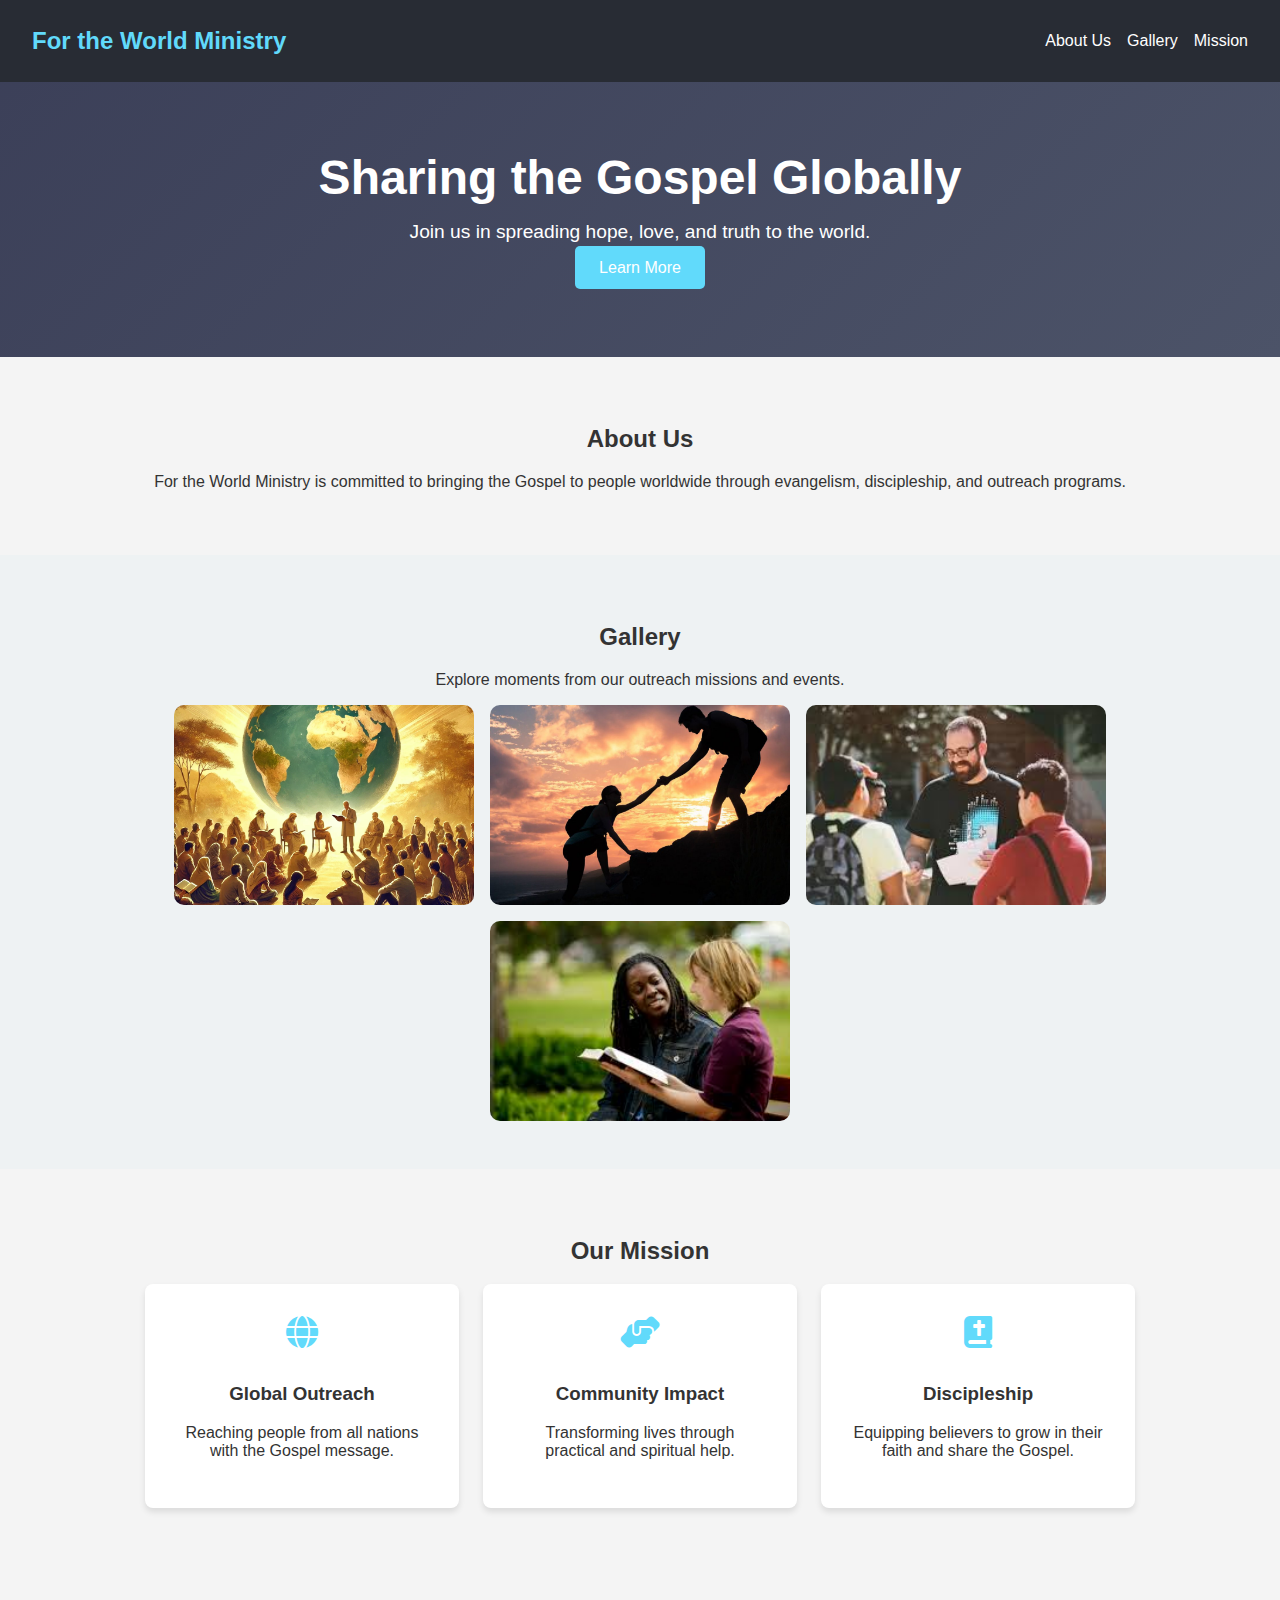
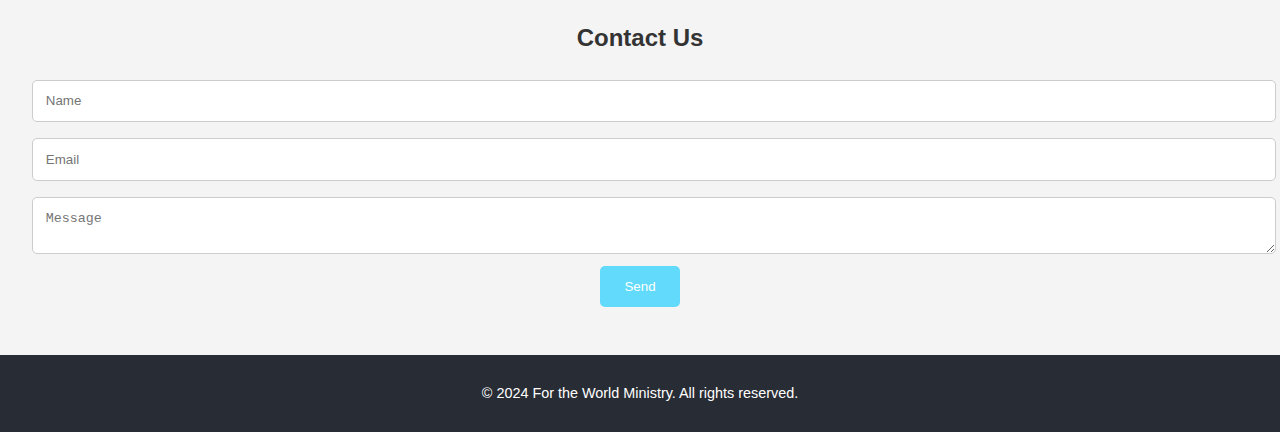
<file: index.html>
<!DOCTYPE html>
<html lang="en">
<head>
    <meta charset="UTF-8">
    <meta name="viewport" content="width=device-width, initial-scale=1.0">
    <title>For the World Ministry</title>
    <link rel="stylesheet" href="styles.css">
    <link rel="stylesheet" href="https://cdnjs.cloudflare.com/ajax/libs/font-awesome/6.5.0/css/all.min.css">
</head>
<body>
    <header>
        <nav class="navbar">
            <a href="#" class="logo">For the World Ministry</a>
            <ul class="nav-links">
                <li><a href="#about">About Us</a></li>
                <li><a href="#gallery">Gallery</a></li>
                <li><a href="#mission">Mission</a></li>

            </ul>
        </nav>
    </header>

    <section class="hero">
        <div class="hero-content">
            <h1>Sharing the Gospel Globally</h1>
            <p>Join us in spreading hope, love, and truth to the world.</p>
            <a href="#mission" class="btn">Learn More</a>
        </div>
    </section>

    <section id="about" class="about-section">
        <h2>About Us</h2>
        <p>For the World Ministry is committed to bringing the Gospel to people worldwide through evangelism, discipleship, and outreach programs.</p>
    </section>

    <section id="gallery" class="gallery-section">
        <h2>Gallery</h2>
        <p>Explore moments from our outreach missions and events.</p>
        <div class="gallery-grid">
          <img src="DALL·E 2024-12-08 17.01.14 - A peaceful and inspiring image representing global evangelism, with people from different cultures and backgrounds gathered around a Bible, in a warm .webp" alt="">
            <img src="img1.jpg" alt="Mission Image 1">
            <img src="img 2.jpg" alt="Mission Image 2">
            <img src="img 3.jpg" alt="Mission Image 3">
        </div>
    </section>

    <section id="mission" class="mission-section">
      <h2>Our Mission</h2>
      <div class="mission-cards">
          <a href="global-outreach.html" class="card" target="_blank">
              <i class="fas fa-globe"></i>
              <h3>Global Outreach</h3>
              <p>Reaching people from all nations with the Gospel message.</p>
          </a>
          <a href="community-impact.html" class="card">
              <i class="fas fa-hands-helping"></i>
              <h3>Community Impact</h3>
              <p>Transforming lives through practical and spiritual help.</p>
          </a>
          <a href="discipleship.html" class="card">
              <i class="fas fa-bible"></i>
              <h3>Discipleship</h3>
              <p>Equipping believers to grow in their faith and share the Gospel.</p>
          </a>
      </div>
  </section>
  

    <section id="contact" class="contact-section">
        <h2>Contact Us</h2>
        <form action="https://formsubmit.co/kenaketkarasa@gmail.com" method="POST">
            <input type="text" name="name" placeholder="Name" required>
            <input type="email" name="email"  placeholder="Email" required>
            <textarea name="msg" placeholder="Message" required></textarea>
            <input type="hidden" name="_captcha" value="false">
            <button type="submit" class="btn">Send</button>
        </form>
    </section>

    <footer>
        <p>&copy; 2024 For the World Ministry. All rights reserved.</p>
    </footer>

    <script src="script.js"></script>
</body>
</html>
</file>
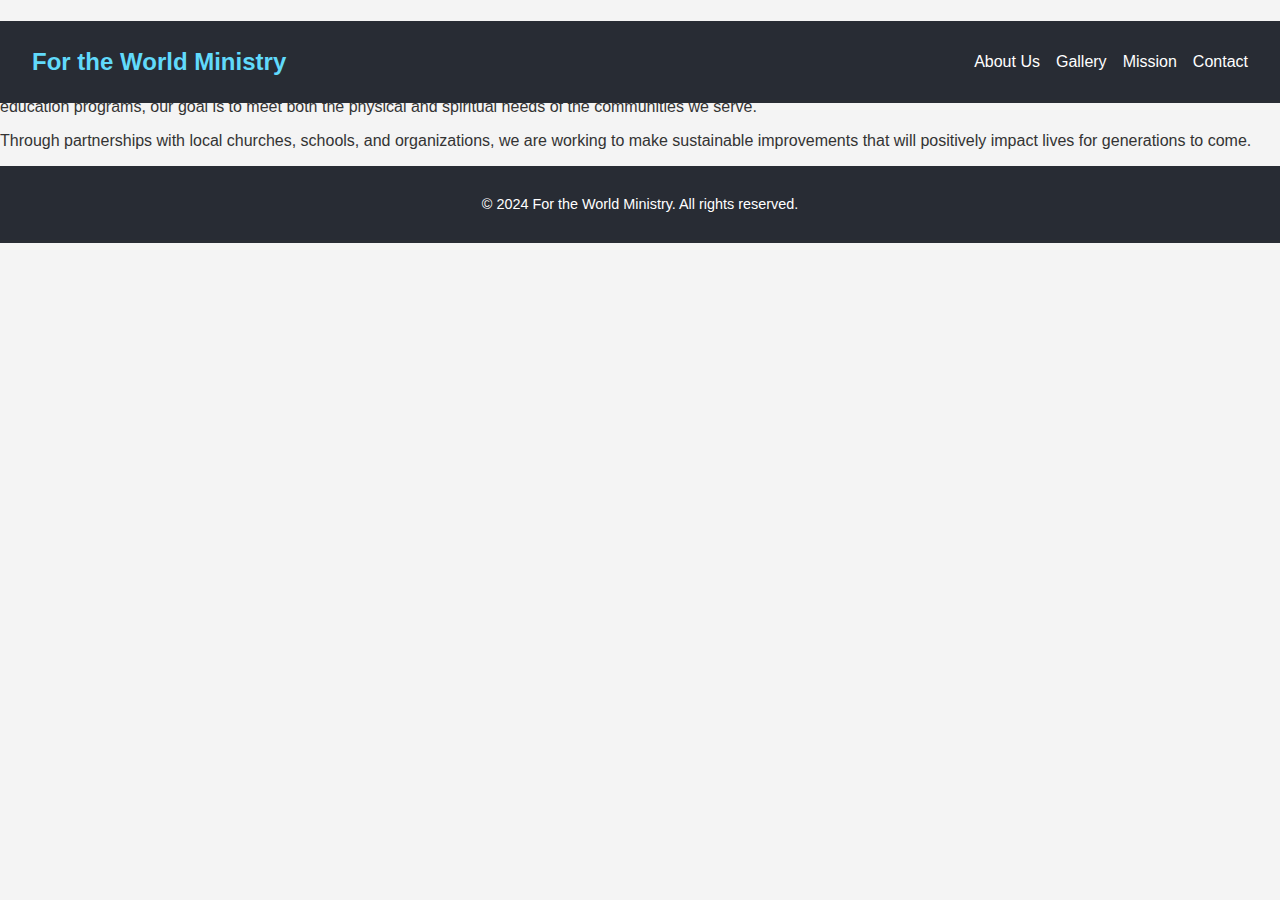
<file: community-impact.html>
<!DOCTYPE html>
<html lang="en">
<head>
    <meta charset="UTF-8">
    <meta name="viewport" content="width=device-width, initial-scale=1.0">
    <title>Community Impact - For the World Ministry</title>
    <link rel="stylesheet" href="styles.css">
</head>
<body>
    <header>
        <nav class="navbar">
            <a href="index.html" class="logo">For the World Ministry</a>
            <ul class="nav-links">
                <li><a href="index.html#about">About Us</a></li>
                <li><a href="index.html#gallery">Gallery</a></li>
                <li><a href="index.html#mission">Mission</a></li>
                <li><a href="index.html#contact">Contact</a></li>
            </ul>
        </nav>
    </header>

    <section class="mission-detail">
        <h1>Community Impact</h1>
        <p>Our ministry is deeply committed to community transformation. We believe in providing practical support alongside spiritual guidance. From food drives and medical missions to education programs, our goal is to meet both the physical and spiritual needs of the communities we serve.</p>
        <p>Through partnerships with local churches, schools, and organizations, we are working to make sustainable improvements that will positively impact lives for generations to come.</p>
    </section>

    <footer>
        <p>&copy; 2024 For the World Ministry. All rights reserved.</p>
    </footer>
</body>
</html>
</file>
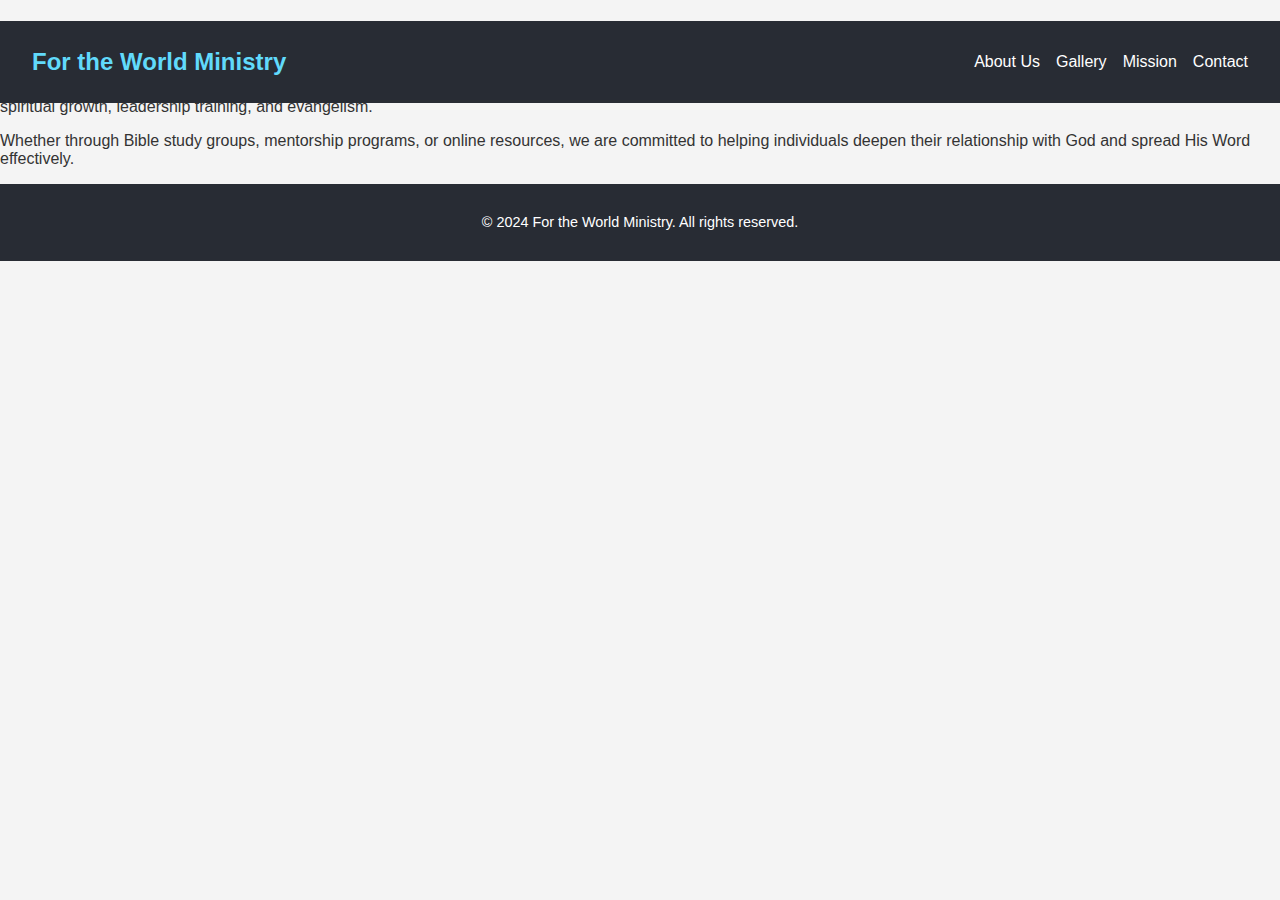
<file: discipleship.html>
<!DOCTYPE html>
<html lang="en">
<head>
    <meta charset="UTF-8">
    <meta name="viewport" content="width=device-width, initial-scale=1.0">
    <title>Discipleship - For the World Ministry</title>
    <link rel="stylesheet" href="styles.css">
</head>
<body>
    <header>
        <nav class="navbar">
            <a href="index.html" class="logo">For the World Ministry</a>
            <ul class="nav-links">
                <li><a href="index.html#about">About Us</a></li>
                <li><a href="index.html#gallery">Gallery</a></li>
                <li><a href="index.html#mission">Mission</a></li>
                <li><a href="index.html#contact">Contact</a></li>
            </ul>
        </nav>
    </header>

    <section class="mission-detail">
        <h1>Discipleship</h1>
        <p>Discipleship hi at the heart of our ministry. We believe in equipping believers to grow in their faith and share the message of Christ with others. Our discipleship programs focus on spiritual growth, leadership training, and evangelism.</p>
        <p>Whether through Bible study groups, mentorship programs, or online resources, we are committed to helping individuals deepen their relationship with God and spread His Word effectively.</p>
    </section>

    <footer>
        <p>&copy; 2024 For the World Ministry. All rights reserved.</p>
    </footer>
</body>
</html>
</file>
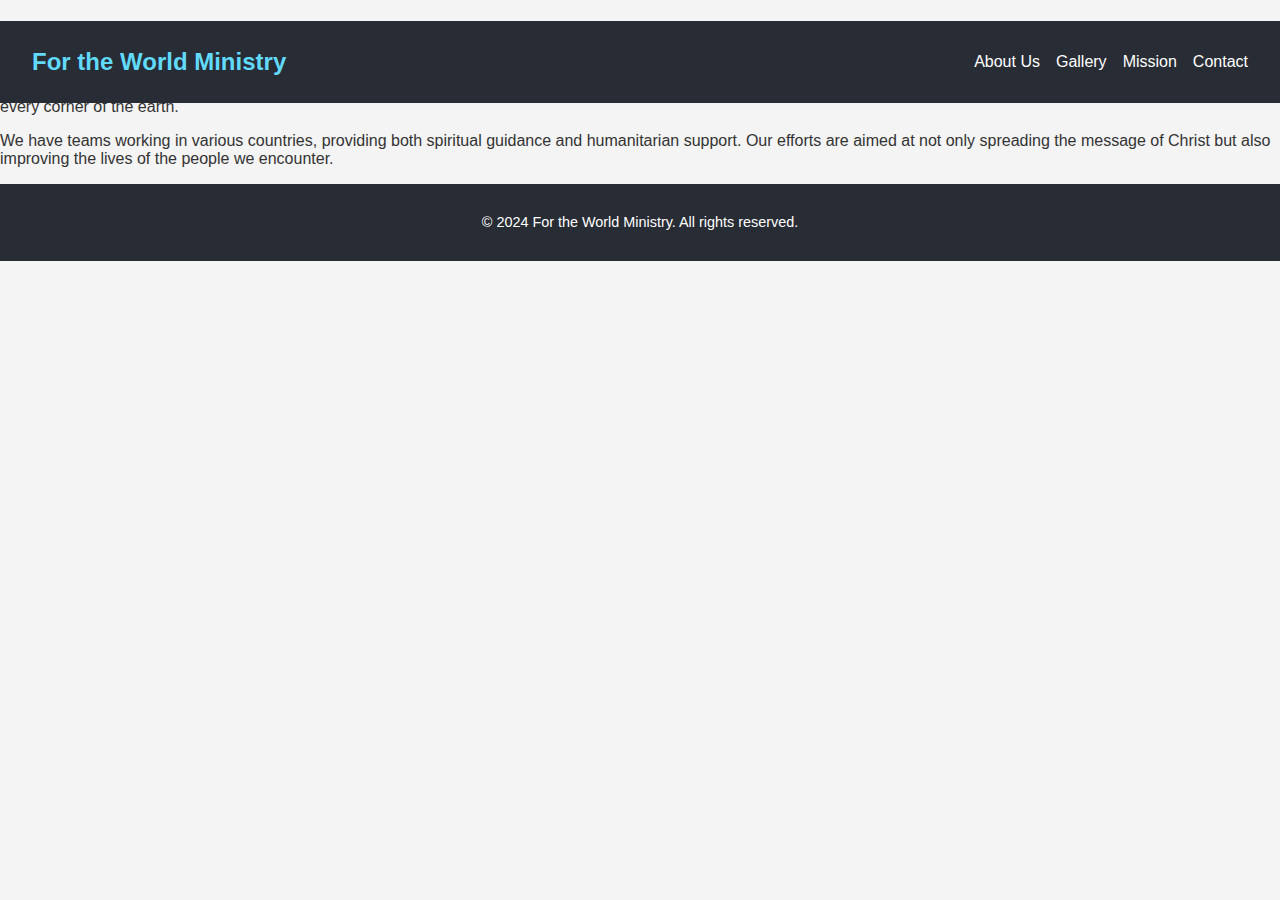
<file: global-outreach.html>
<!DOCTYPE html>
<html lang="en">
<head>
    <meta charset="UTF-8">
    <meta name="viewport" content="width=device-width, initial-scale=1.0">
    <title>Global Outreach - For the World Ministry</title>
    <link rel="stylesheet" href="styles.css">
</head>
<body>
    <header>
        <nav class="navbar">
            <a href="index.html" class="logo">For the World Ministry</a>
            <ul class="nav-links">
                <li><a href="index.html#about">About Us</a></li>
                <li><a href="index.html#gallery">Gallery</a></li>
                <li><a href="index.html#mission">Mission</a></li>
                <li><a href="index.html#contact">Contact</a></li>
            </ul>
        </nav>
    </header>

    <section class="mission-detail">
        <h1>Global Outreach</h1>
        <p>Our mission 
           is to reach people all over the world with the Gospel. Whether through partnerships, mission trips, or digital media, we strive to share the Good News and bring hope to every corner of the earth.</p>
        <p>We have teams working in various countries, providing both spiritual guidance and humanitarian support. Our efforts are aimed at not only spreading the message of Christ but also improving the lives of the people we encounter.</p>
    </section>

    <footer>
        <p>&copy; 2024 For the World Ministry. All rights reserved.</p>
    </footer>
</body>
</html>
</file>
<file: styles.css>
body {
  margin: 0;
  font-family: 'Arial', sans-serif;
  color: #333;
  background: #f4f4f4;
  overflow-x: hidden;
}

.navbar {
  display: flex;
  justify-content: space-between;
  align-items: center;
  padding: 1rem 2rem;
  background: #282c34;
  color: #fff;
  position: fixed;
  left: 0;
  right: 0;
  z-index: 100;
}

.navbar .logo {
  font-size: 1.5rem;
  font-weight: bold;
  color: #61dafb;
  text-decoration: none;
}

.navbar .nav-links {
  list-style: none;
  display: flex;
  gap: 1rem;
}

.navbar .nav-links a {
  color: #fff;
  text-decoration: none;
  transition: color 0.3s;
}

.navbar .nav-links a:hover {
  color: #61dafb;
}

.hero {
  display: flex;
  justify-content: center;
  align-items: center;
  text-align: center;
  padding: 5rem 1rem;
  background: linear-gradient(135deg, #3b3f58, #4c5368);
  color: #fff;
  animation: fadeIn 2s;
  padding-top: 150px;
}

.hero-content h1 {
  font-size: 3rem;
  margin: 0;
}

.hero-content p {
  margin: 1rem 0;
  font-size: 1.2rem;
}

.hero-content .btn {
  padding: 0.8rem 1.5rem;
  background: #61dafb;
  color: #fff;
  text-decoration: none;
  border-radius: 5px;
  transition: background 0.3s;
}

.hero-content .btn:hover {
  background: #50a3c5;
}

.about-section,
.mission-section,
.contact-section {
  padding: 3rem 2rem;
  text-align: center;
}

.mission-cards {
  display: flex;
  gap: 1.5rem;
  justify-content: center;
  flex-wrap: wrap;
}

.card {
  background: #fff;
  border-radius: 8px;
  box-shadow: 0 4px 6px rgba(0, 0, 0, 0.1);
  padding: 2rem;
  width: 250px;
  transition: transform 0.3s;
}

.card:hover {
  transform: scale(1.05);
}

.card i {
  font-size: 2rem;
  color: #61dafb;
  margin-bottom: 1rem;
}

form input, 
form textarea {
  width: 100%;
  padding: 0.8rem;
  margin: 0.5rem 0;
  border: 1px solid #ccc;
  border-radius: 5px;
}

form .btn {
  background: #61dafb;
  color: #fff;
  border: none;
  padding: 0.8rem 1.5rem;
  border-radius: 5px;
  cursor: pointer;
  transition: background 0.3s;
}

form .btn:hover {
  background: #50a3c5;
}

footer {
  text-align: center;
  padding: 1rem;
  background: #282c34;
  color: #fff;
  font-size: 0.9rem;
}

@keyframes fadeIn {
  from {
      opacity: 0;
  }
  to {
      opacity: 1;
  }
}
.gallery-section {
  padding: 3rem 2rem;
  text-align: center;
  background: #eef2f3;
}

.gallery-grid {
  display: flex;
  gap: 1rem;
  justify-content: center;
  flex-wrap: wrap;
}

.gallery-grid img {
  width: 300px;
  height: 200px;
  object-fit: cover;
  border-radius: 10px;
  transition: transform 0.3s, box-shadow 0.3s;
}

.gallery-grid img:hover {
  transform: scale(1.05);
  box-shadow: 0 8px 16px rgba(0, 0, 0, 0.2);
}

.mission-cards a {
  text-decoration: none;
  color: inherit;
  display: block;
  transition: transform 0.3s, box-shadow 0.3s;
}

.mission-cards a:hover {
  transform: scale(1.05);
  box-shadow: 0 8px 16px rgba(0, 0, 0, 0.2);
}
</file>
